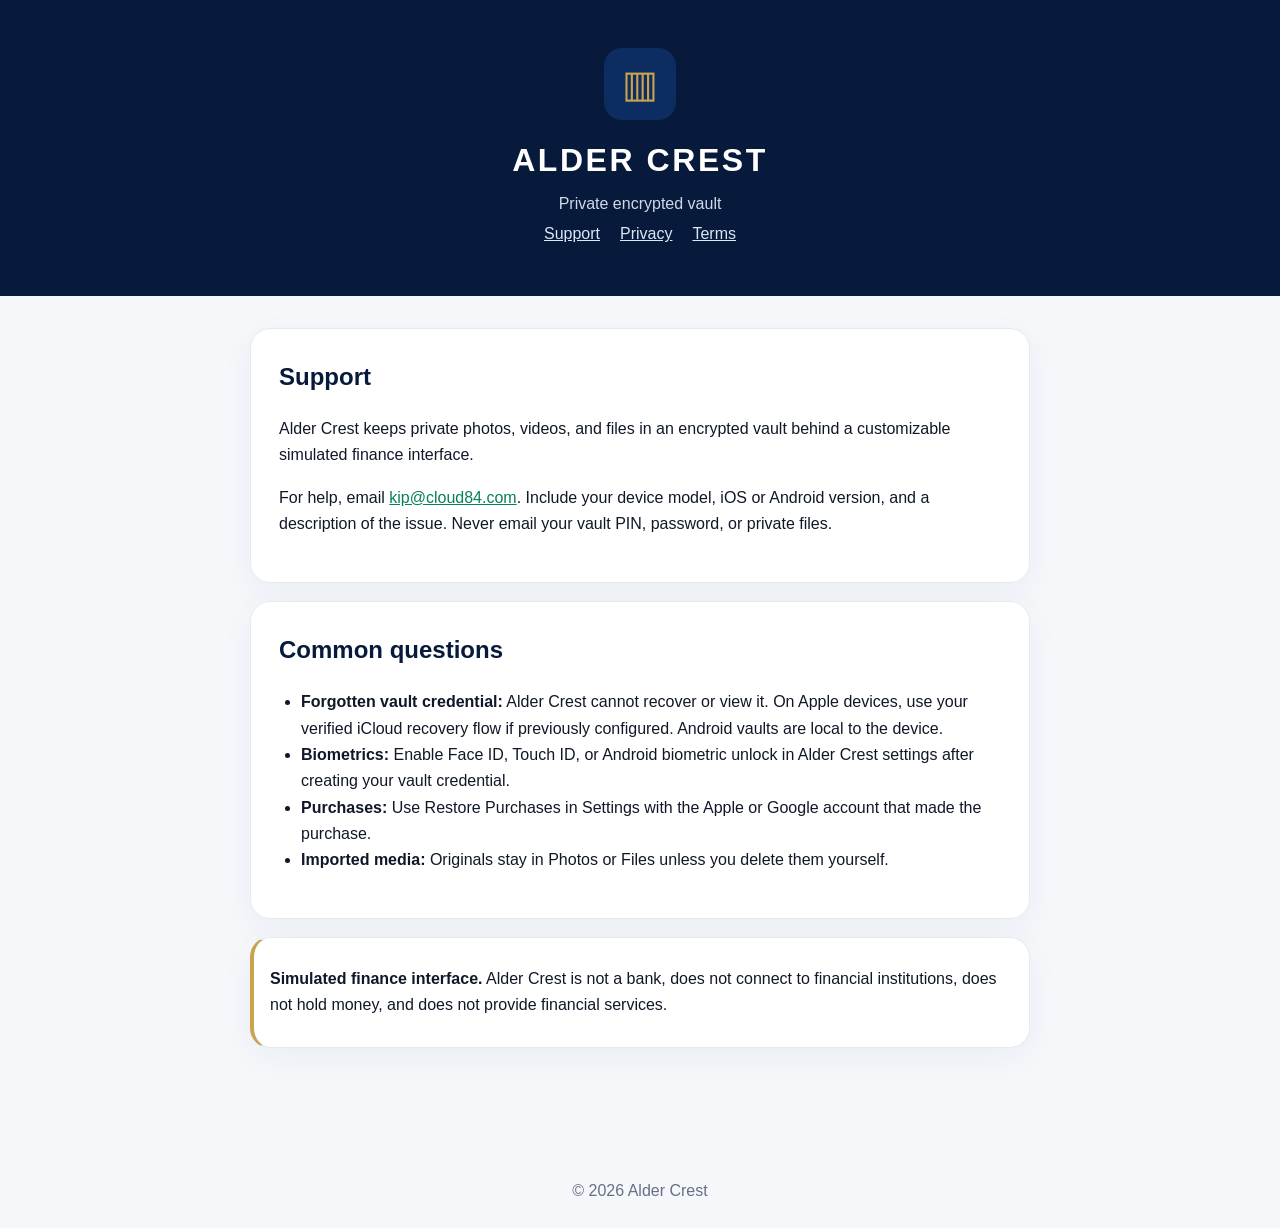
<file: index.html>
<!doctype html><html lang="en"><head><meta charset="utf-8"><meta name="viewport" content="width=device-width,initial-scale=1"><title>Alder Crest Support</title><link rel="stylesheet" href="styles.css"></head><body><header><div class="mark">▥</div><h1>ALDER CREST</h1><p>Private encrypted vault</p><nav><a href="index.html">Support</a><a href="privacy.html">Privacy</a><a href="terms.html">Terms</a></nav></header><main><section class="card"><h2>Support</h2><p>Alder Crest keeps private photos, videos, and files in an encrypted vault behind a customizable simulated finance interface.</p><p>For help, email <a href="mailto:kip@cloud84.com">kip@cloud84.com</a>. Include your device model, iOS or Android version, and a description of the issue. Never email your vault PIN, password, or private files.</p></section><section class="card"><h2>Common questions</h2><ul><li><strong>Forgotten vault credential:</strong> Alder Crest cannot recover or view it. On Apple devices, use your verified iCloud recovery flow if previously configured. Android vaults are local to the device.</li><li><strong>Biometrics:</strong> Enable Face ID, Touch ID, or Android biometric unlock in Alder Crest settings after creating your vault credential.</li><li><strong>Purchases:</strong> Use Restore Purchases in Settings with the Apple or Google account that made the purchase.</li><li><strong>Imported media:</strong> Originals stay in Photos or Files unless you delete them yourself.</li></ul></section><section class="card notice"><strong>Simulated finance interface.</strong> Alder Crest is not a bank, does not connect to financial institutions, does not hold money, and does not provide financial services.</section></main><footer>© 2026 Alder Crest</footer></body></html>
</file>
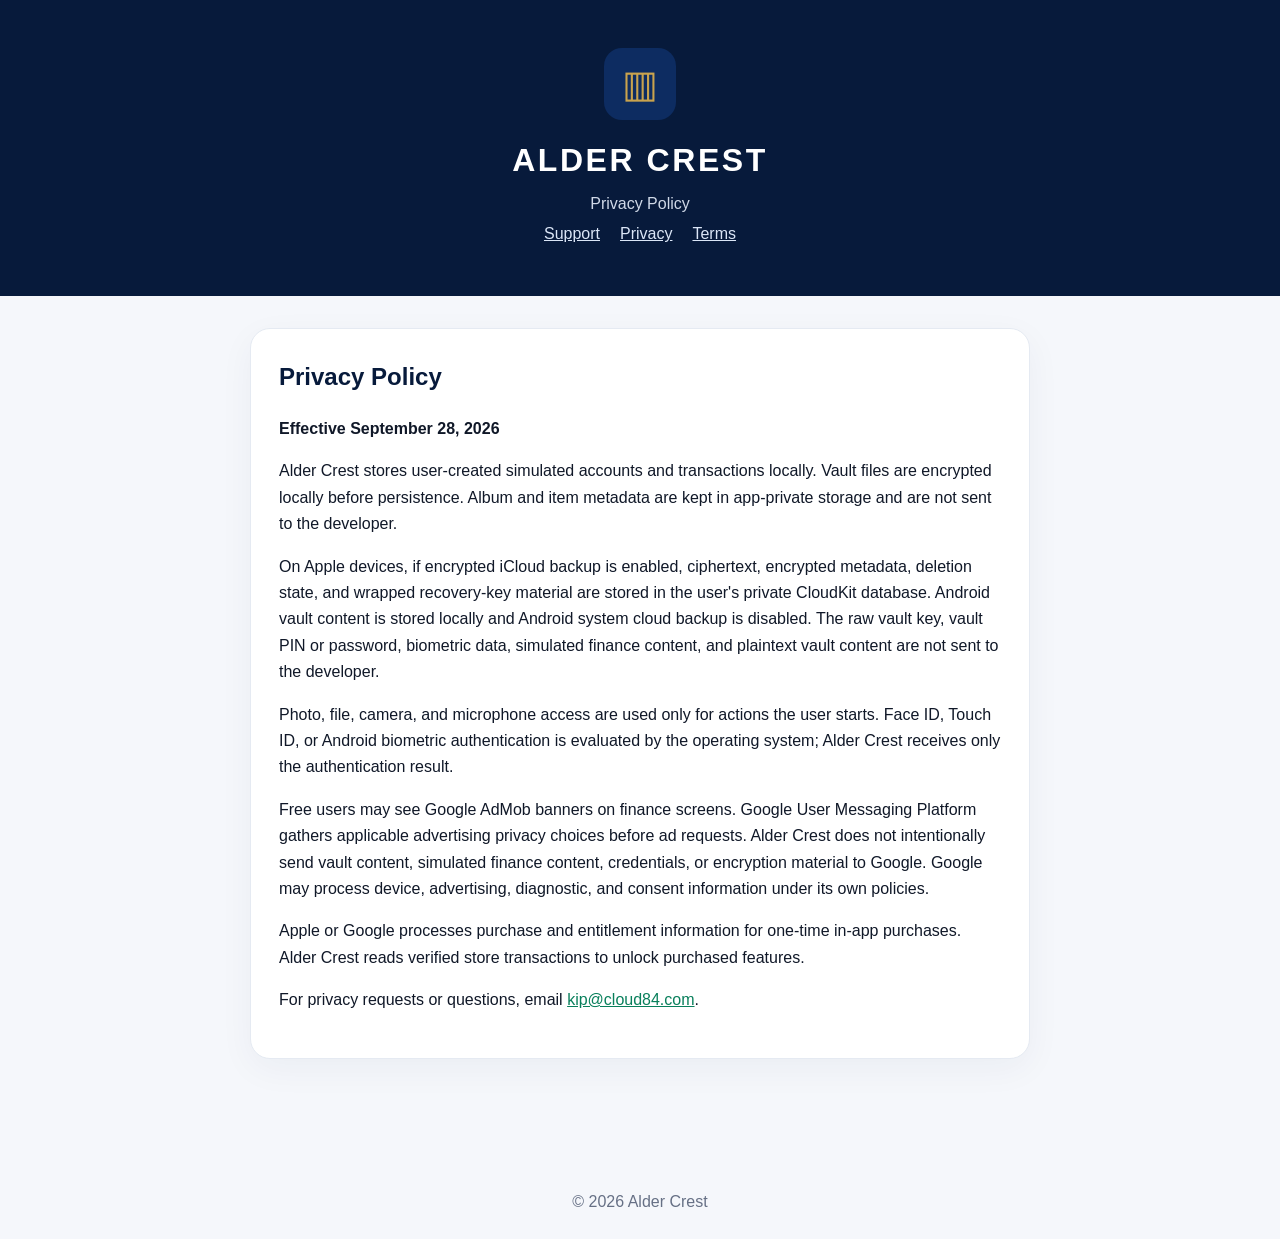
<file: privacy.html>
<!doctype html><html lang="en"><head><meta charset="utf-8"><meta name="viewport" content="width=device-width,initial-scale=1"><title>Alder Crest Privacy Policy</title><link rel="stylesheet" href="styles.css"></head><body><header><div class="mark">▥</div><h1>ALDER CREST</h1><p>Privacy Policy</p><nav><a href="index.html">Support</a><a href="privacy.html">Privacy</a><a href="terms.html">Terms</a></nav></header><main><section class="card"><h2>Privacy Policy</h2><p><strong>Effective September 28, 2026</strong></p><p>Alder Crest stores user-created simulated accounts and transactions locally. Vault files are encrypted locally before persistence. Album and item metadata are kept in app-private storage and are not sent to the developer.</p><p>On Apple devices, if encrypted iCloud backup is enabled, ciphertext, encrypted metadata, deletion state, and wrapped recovery-key material are stored in the user's private CloudKit database. Android vault content is stored locally and Android system cloud backup is disabled. The raw vault key, vault PIN or password, biometric data, simulated finance content, and plaintext vault content are not sent to the developer.</p><p>Photo, file, camera, and microphone access are used only for actions the user starts. Face ID, Touch ID, or Android biometric authentication is evaluated by the operating system; Alder Crest receives only the authentication result.</p><p>Free users may see Google AdMob banners on finance screens. Google User Messaging Platform gathers applicable advertising privacy choices before ad requests. Alder Crest does not intentionally send vault content, simulated finance content, credentials, or encryption material to Google. Google may process device, advertising, diagnostic, and consent information under its own policies.</p><p>Apple or Google processes purchase and entitlement information for one-time in-app purchases. Alder Crest reads verified store transactions to unlock purchased features.</p><p>For privacy requests or questions, email <a href="mailto:kip@cloud84.com">kip@cloud84.com</a>.</p></section></main><footer>© 2026 Alder Crest</footer></body></html>
</file>
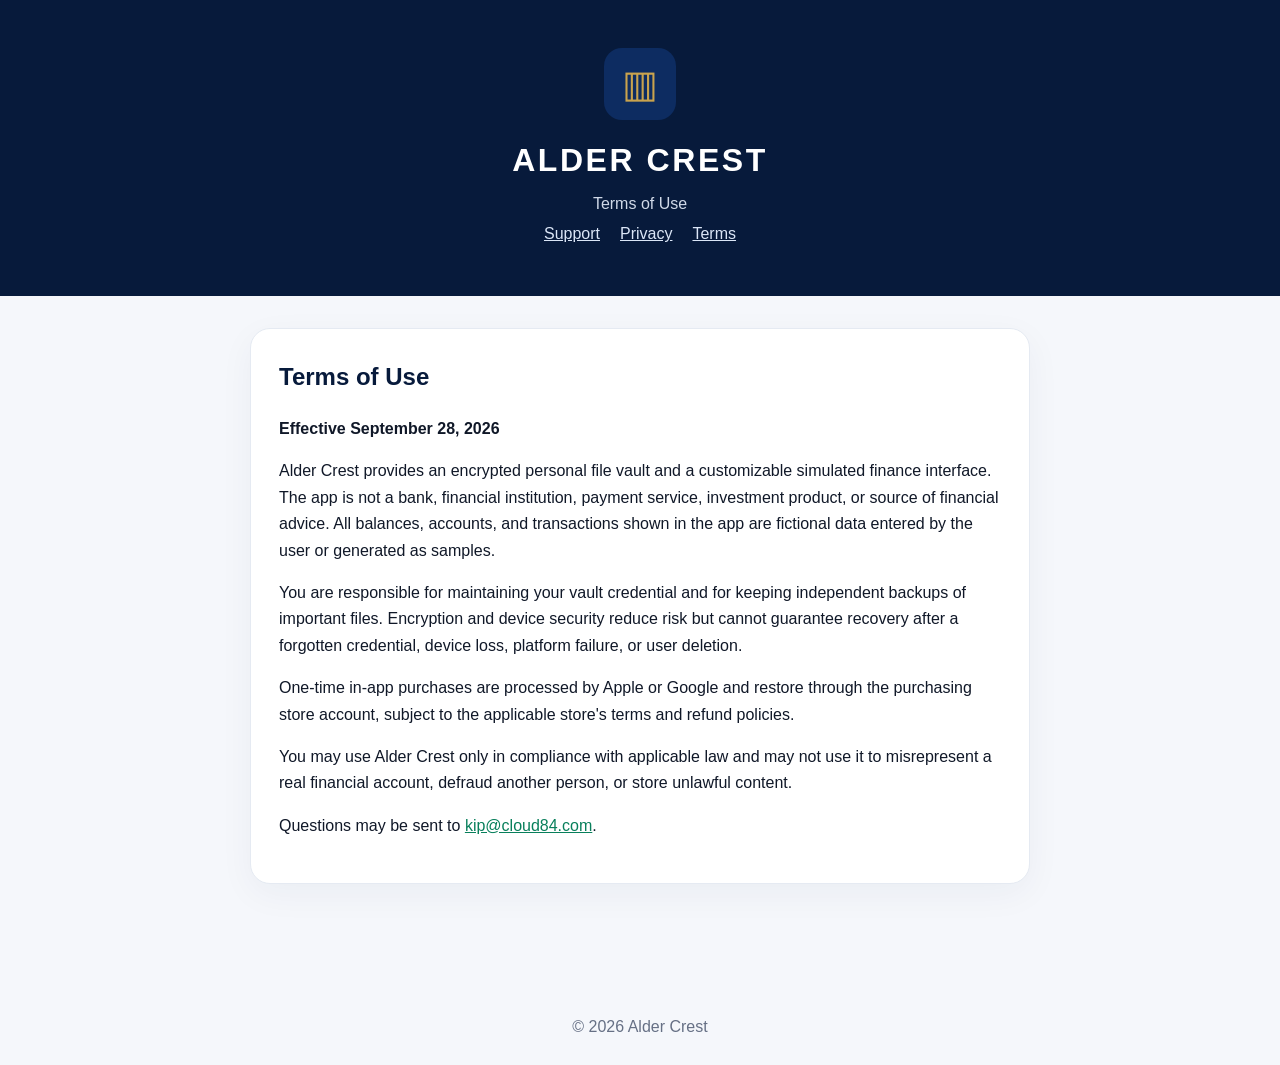
<file: terms.html>
<!doctype html><html lang="en"><head><meta charset="utf-8"><meta name="viewport" content="width=device-width,initial-scale=1"><title>Alder Crest Terms</title><link rel="stylesheet" href="styles.css"></head><body><header><div class="mark">▥</div><h1>ALDER CREST</h1><p>Terms of Use</p><nav><a href="index.html">Support</a><a href="privacy.html">Privacy</a><a href="terms.html">Terms</a></nav></header><main><section class="card"><h2>Terms of Use</h2><p><strong>Effective September 28, 2026</strong></p><p>Alder Crest provides an encrypted personal file vault and a customizable simulated finance interface. The app is not a bank, financial institution, payment service, investment product, or source of financial advice. All balances, accounts, and transactions shown in the app are fictional data entered by the user or generated as samples.</p><p>You are responsible for maintaining your vault credential and for keeping independent backups of important files. Encryption and device security reduce risk but cannot guarantee recovery after a forgotten credential, device loss, platform failure, or user deletion.</p><p>One-time in-app purchases are processed by Apple or Google and restore through the purchasing store account, subject to the applicable store's terms and refund policies.</p><p>You may use Alder Crest only in compliance with applicable law and may not use it to misrepresent a real financial account, defraud another person, or store unlawful content.</p><p>Questions may be sent to <a href="mailto:kip@cloud84.com">kip@cloud84.com</a>.</p></section></main><footer>© 2026 Alder Crest</footer></body></html>
</file>
<file: styles.css>
:root{color-scheme:light;--navy:#071a3b;--gold:#c9a34e;--mint:#12b981;--ink:#101828;--muted:#667085;--paper:#f5f7fb}*{box-sizing:border-box}body{margin:0;font:16px/1.65 -apple-system,BlinkMacSystemFont,"Segoe UI",sans-serif;color:var(--ink);background:var(--paper)}header{background:var(--navy);color:#fff;padding:48px 24px;text-align:center}.mark{display:inline-grid;place-items:center;width:72px;height:72px;border-radius:18px;background:#0d2c61;color:var(--gold);font-size:38px}h1{margin:14px 0 0;letter-spacing:.08em}header p{margin:4px 0;color:#d0d9e8}main{max-width:820px;margin:32px auto;padding:0 20px 56px}.card{background:#fff;border:1px solid #e5eaf2;border-radius:20px;padding:28px;margin:18px 0;box-shadow:0 10px 35px #15284d0c}h2{color:var(--navy);margin-top:0}a{color:#087f5b}nav a{color:#dbe6f7;margin:0 10px}footer{text-align:center;color:var(--muted);padding:24px}.notice{border-left:4px solid var(--gold);padding-left:16px}ul{padding-left:22px}@media(max-width:600px){header{padding:34px 18px}.card{padding:22px}}
</file>
